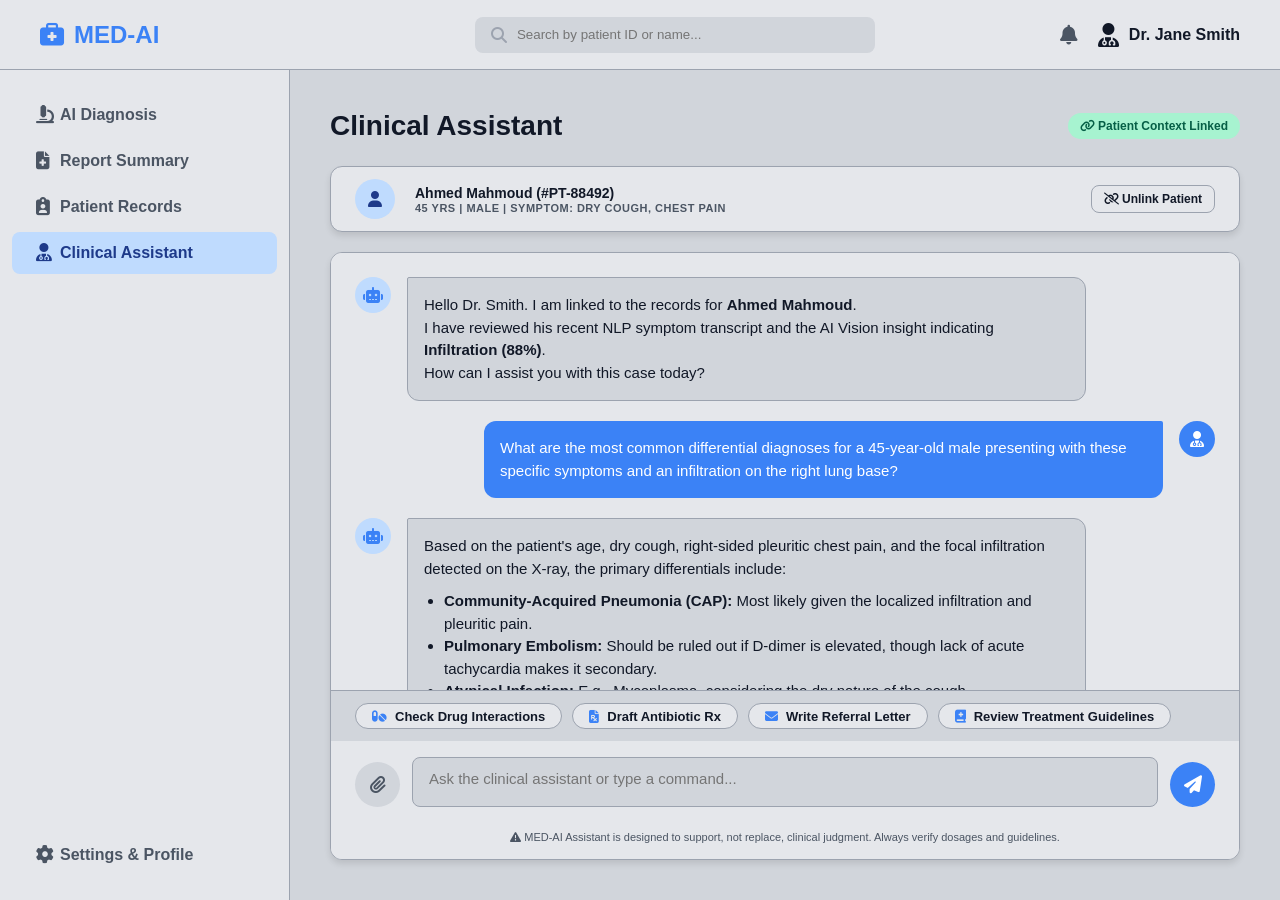
<file: chatbot.html>
<!DOCTYPE html>
<html lang="en">
<head>
    <meta charset="UTF-8">
    <meta name="viewport" content="width=device-width, initial-scale=1.0">
    <title>MED-AI Clinical Assistant</title>
    <link rel="stylesheet" href="https://cdnjs.cloudflare.com/ajax/libs/font-awesome/6.4.0/css/all.min.css">
    <link rel="stylesheet" href="Desing.css">
</head>
<body>

    <nav class="top-nav">
        <div class="logo">
            <i class="fa-solid fa-briefcase-medical"></i> MED-AI
        </div>
        <div class="search-bar">
            <i class="fa-solid fa-magnifying-glass" style="color: #9ca3af;"></i>
            <input type="text" placeholder="Search by patient ID or name...">
        </div>
        <div class="user-profile">
            <i class="fa-solid fa-bell bell"></i>
            <div class="user-info">
                <i class="fa-solid fa-user-doctor" style="font-size: 24px;"></i>
                <span>Dr. Jane Smith</span>
            </div>
        </div>
    </nav>

    <div class="app-body">
        
        <aside class="sidebar">
            <ul class="nav-links">
                <li class="nav-item" onclick="window.location.href='index.html'"><i class="fa-solid fa-microscope"></i> AI Diagnosis</li>
                <li class="nav-item" onclick="window.location.href='report.html'"><i class="fa-solid fa-file-medical"></i> Report Summary</li>
                <li class="nav-item" onclick="window.location.href='records.html'"><i class="fa-solid fa-clipboard-user"></i> Patient Records</li>
                <li class="nav-item active" onclick="window.location.href='chatbot.html'"><i class="fa-solid fa-user-doctor"></i> Clinical Assistant</li>
            </ul>
            <ul class="nav-links" style="margin-top: auto;">
                <li class="nav-item" onclick="window.location.href='settings.html'"><i class="fa-solid fa-gear"></i> Settings & Profile</li>
            </ul>
        </aside>

        <main class="main-content">
            <div class="workspace chat-workspace">
                <div class="header-row">
                    <h1>Clinical Assistant</h1>
                    <span class="status-badge success"><i class="fa-solid fa-link"></i> Patient Context Linked</span>
                </div>
                
                <div class="patient-banner card" style="padding: 12px 24px; margin-bottom: 20px;">
                    <div class="patient-details-grid" style="grid-template-columns: auto 1fr auto; align-items: center;">
                        <div class="patient-avatar" style="width: 40px; height: 40px; font-size: 16px;">
                            <i class="fa-solid fa-user"></i>
                        </div>
                        <div>
                            <span class="detail-value" style="font-size: 14px;">Ahmed Mahmoud (#PT-88492)</span>
                            <span class="detail-label" style="display: block; font-size: 11px;">45 Yrs | Male | Symptom: Dry Cough, Chest Pain</span>
                        </div>
                        <button class="btn-outline" style="padding: 6px 12px; font-size: 12px;"><i class="fa-solid fa-unlink"></i> Unlink Patient</button>
                    </div>
                </div>

                <div class="chat-container card">
                    
                    <div class="chat-history">
                        <div class="chat-message ai-message">
                            <div class="message-avatar"><i class="fa-solid fa-robot"></i></div>
                            <div class="message-content">
                                <p>Hello Dr. Smith. I am linked to the records for <strong>Ahmed Mahmoud</strong>.</p>
                                <p>I have reviewed his recent NLP symptom transcript and the AI Vision insight indicating <strong>Infiltration (88%)</strong>.</p>
                                <p>How can I assist you with this case today?</p>
                            </div>
                        </div>

                        <div class="chat-message user-message">
                            <div class="message-content">
                                <p>What are the most common differential diagnoses for a 45-year-old male presenting with these specific symptoms and an infiltration on the right lung base?</p>
                            </div>
                            <div class="message-avatar"><i class="fa-solid fa-user-doctor"></i></div>
                        </div>

                        <div class="chat-message ai-message">
                            <div class="message-avatar"><i class="fa-solid fa-robot"></i></div>
                            <div class="message-content">
                                <p>Based on the patient's age, dry cough, right-sided pleuritic chest pain, and the focal infiltration detected on the X-ray, the primary differentials include:</p>
                                <ul style="margin-left: 20px; margin-top: 10px; margin-bottom: 10px;">
                                    <li><strong>Community-Acquired Pneumonia (CAP):</strong> Most likely given the localized infiltration and pleuritic pain.</li>
                                    <li><strong>Pulmonary Embolism:</strong> Should be ruled out if D-dimer is elevated, though lack of acute tachycardia makes it secondary.</li>
                                    <li><strong>Atypical Infection:</strong> E.g., Mycoplasma, considering the dry nature of the cough.</li>
                                </ul>
                                <p><em>Would you like me to draft a prescription for broad-spectrum antibiotics (e.g., Amoxicillin/Clavulanate) or generate a lab order for a CBC and CRP?</em></p>
                            </div>
                        </div>
                    </div>

                    <div class="chat-suggestions">
                        <button class="suggestion-chip"><i class="fa-solid fa-pills"></i> Check Drug Interactions</button>
                        <button class="suggestion-chip"><i class="fa-solid fa-file-prescription"></i> Draft Antibiotic Rx</button>
                        <button class="suggestion-chip"><i class="fa-solid fa-envelope"></i> Write Referral Letter</button>
                        <button class="suggestion-chip"><i class="fa-solid fa-book-medical"></i> Review Treatment Guidelines</button>
                    </div>

                    <div class="chat-input-area">
                        <button class="attach-btn"><i class="fa-solid fa-paperclip"></i></button>
                        <textarea placeholder="Ask the clinical assistant or type a command..."></textarea>
                        <button class="send-btn"><i class="fa-solid fa-paper-plane"></i></button>
                    </div>
                    
                    <div class="disclaimer">
                        <i class="fa-solid fa-triangle-exclamation"></i> MED-AI Assistant is designed to support, not replace, clinical judgment. Always verify dosages and guidelines.
                    </div>
                </div>

            </div>
        </main>

    </div>

</body>
</html>
</file>
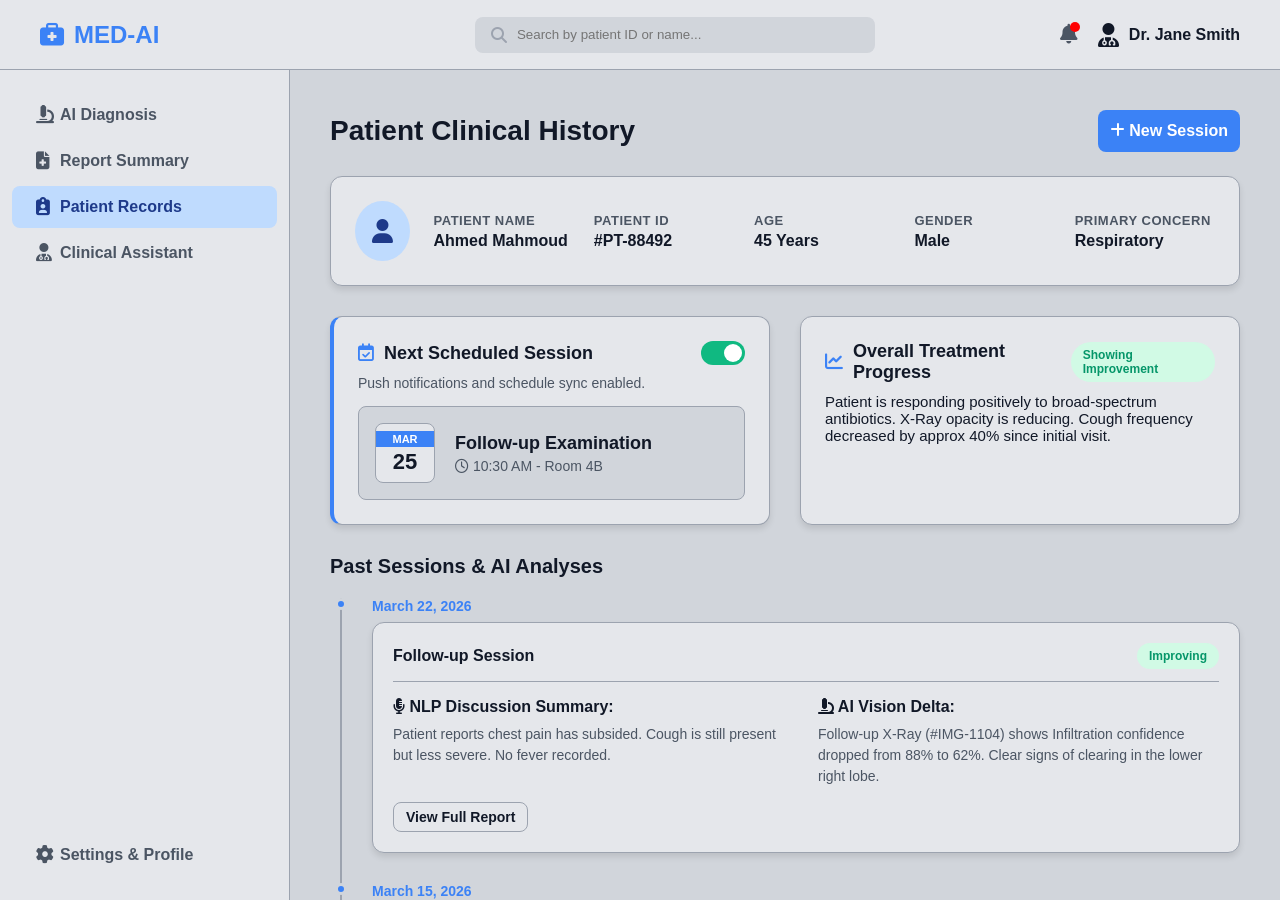
<file: records.html>
<!DOCTYPE html>
<html lang="en">
<head>
    <meta charset="UTF-8">
    <meta name="viewport" content="width=device-width, initial-scale=1.0">
    <title>MED-AI - Patient Records & History</title>
    <link rel="stylesheet" href="https://cdnjs.cloudflare.com/ajax/libs/font-awesome/6.4.0/css/all.min.css">
    <link rel="stylesheet" href="Desing.css">
</head>
<body>

    <nav class="top-nav">
        <div class="logo">
            <i class="fa-solid fa-briefcase-medical"></i> MED-AI
        </div>
        <div class="search-bar">
            <i class="fa-solid fa-magnifying-glass" style="color: #9ca3af;"></i>
            <input type="text" placeholder="Search by patient ID or name...">
        </div>
        <div class="user-profile">
            <div style="position: relative;">
                <i class="fa-solid fa-bell bell"></i>
                <span style="position: absolute; top: -2px; right: -2px; background: red; width: 10px; height: 10px; border-radius: 50%;"></span>
            </div>
            <div class="user-info">
                <i class="fa-solid fa-user-doctor" style="font-size: 24px;"></i>
                <span>Dr. Jane Smith</span>
            </div>
        </div>
    </nav>

    <div class="app-body">
        
        <aside class="sidebar">
            <ul class="nav-links">
                <li class="nav-item" onclick="window.location.href='index.html'"><i class="fa-solid fa-microscope"></i> AI Diagnosis</li>
                <li class="nav-item" onclick="window.location.href='report.html'"><i class="fa-solid fa-file-medical"></i> Report Summary</li>
                <li class="nav-item active" onclick="window.location.href='records.html'"><i class="fa-solid fa-clipboard-user"></i> Patient Records</li>
                <li class="nav-item" onclick="window.location.href='chatbot.html'"><i class="fa-solid fa-user-doctor"></i> Clinical Assistant</li>
            </ul>
            <ul class="nav-links" style="margin-top: auto;">
                <li class="nav-item" onclick="window.location.href='settings.html'"><i class="fa-solid fa-gear"></i> Settings & Profile</li>
            </ul>
        </aside>

        <main class="main-content">
            <div class="workspace">
                <div class="header-row">
                    <h1>Patient Clinical History</h1>
                    <button class="btn-primary" style="width: auto;"><i class="fa-solid fa-plus"></i> New Session</button>
                </div>
                
                <div class="patient-banner card">
                    <div class="patient-avatar">
                        <i class="fa-solid fa-user"></i>
                    </div>
                    <div class="patient-details-grid">
                        <div class="detail-item"><span class="detail-label">Patient Name</span><span class="detail-value">Ahmed Mahmoud</span></div>
                        <div class="detail-item"><span class="detail-label">Patient ID</span><span class="detail-value">#PT-88492</span></div>
                        <div class="detail-item"><span class="detail-label">Age</span><span class="detail-value">45 Years</span></div>
                        <div class="detail-item"><span class="detail-label">Gender</span><span class="detail-value">Male</span></div>
                        <div class="detail-item"><span class="detail-label">Primary Concern</span><span class="detail-value">Respiratory</span></div>
                    </div>
                </div>

                <div class="records-top-grid">
                    <div class="card reminder-card">
                        <div class="box-header" style="margin-bottom: 10px; border: none; padding: 0;">
                            <h2><i class="fa-regular fa-calendar-check"></i> Next Scheduled Session</h2>
                            <label class="toggle-switch">
                                <input type="checkbox" checked>
                                <span class="slider"></span>
                            </label>
                        </div>
                        <p style="color: var(--text-muted); font-size: 14px; margin-bottom: 15px;">Push notifications and schedule sync enabled.</p>
                        <div class="date-display">
                            <div class="calendar-icon">
                                <span class="month">MAR</span>
                                <span class="day">25</span>
                            </div>
                            <div>
                                <h3 style="font-size: 18px; margin-bottom: 4px;">Follow-up Examination</h3>
                                <p style="color: var(--text-muted); font-size: 14px;"><i class="fa-regular fa-clock"></i> 10:30 AM - Room 4B</p>
                            </div>
                        </div>
                    </div>

                    <div class="card status-card">
                        <div class="box-header" style="margin-bottom: 10px; border: none; padding: 0;">
                            <h2><i class="fa-solid fa-chart-line"></i> Overall Treatment Progress</h2>
                            <span class="status-badge improving">Showing Improvement</span>
                        </div>
                        <p style="color: var(--text-main); font-size: 15px; margin-top: 10px;">
                            Patient is responding positively to broad-spectrum antibiotics. X-Ray opacity is reducing. Cough frequency decreased by approx 40% since initial visit.
                        </p>
                    </div>
                </div>

                <h2 style="margin: 30px 0 20px 0; font-size: 20px;">Past Sessions & AI Analyses</h2>
                
                <div class="timeline">
                    <div class="timeline-item">
                        <div class="timeline-dot"></div>
                        <div class="timeline-date">March 22, 2026</div>
                        <div class="timeline-content card">
                            <div class="timeline-header">
                                <h3>Follow-up Session</h3>
                                <span class="status-badge improving">Improving</span>
                            </div>
                            <div class="timeline-grid">
                                <div>
                                    <strong><i class="fa-solid fa-microphone-lines"></i> NLP Discussion Summary:</strong>
                                    <p class="timeline-text">Patient reports chest pain has subsided. Cough is still present but less severe. No fever recorded.</p>
                                </div>
                                <div>
                                    <strong><i class="fa-solid fa-microscope"></i> AI Vision Delta:</strong>
                                    <p class="timeline-text">Follow-up X-Ray (#IMG-1104) shows Infiltration confidence dropped from 88% to 62%. Clear signs of clearing in the lower right lobe.</p>
                                </div>
                            </div>
                            <button class="btn-outline" style="margin-top: 15px; font-size: 14px; padding: 6px 12px;">View Full Report</button>
                        </div>
                    </div>

                    <div class="timeline-item">
                        <div class="timeline-dot"></div>
                        <div class="timeline-date">March 15, 2026</div>
                        <div class="timeline-content card">
                            <div class="timeline-header">
                                <h3>Initial Consultation</h3>
                                <span class="status-badge baseline">Baseline Established</span>
                            </div>
                            <div class="timeline-grid">
                                <div>
                                    <strong><i class="fa-solid fa-microphone-lines"></i> NLP Discussion Summary:</strong>
                                    <p class="timeline-text">Patient presented with persistent dry cough for two weeks and sharp chest pain on the right side.</p>
                                </div>
                                <div>
                                    <strong><i class="fa-solid fa-microscope"></i> AI Vision Delta:</strong>
                                    <p class="timeline-text">Initial X-Ray (#IMG-1092) detected Infiltration (88% confidence) and possible early-stage Pneumonia.</p>
                                </div>
                            </div>
                            <button class="btn-outline" style="margin-top: 15px; font-size: 14px; padding: 6px 12px;">View Full Report</button>
                        </div>
                    </div>
                </div>

            </div>
        </main>
    </div>
    
</body>
</html>
</file>
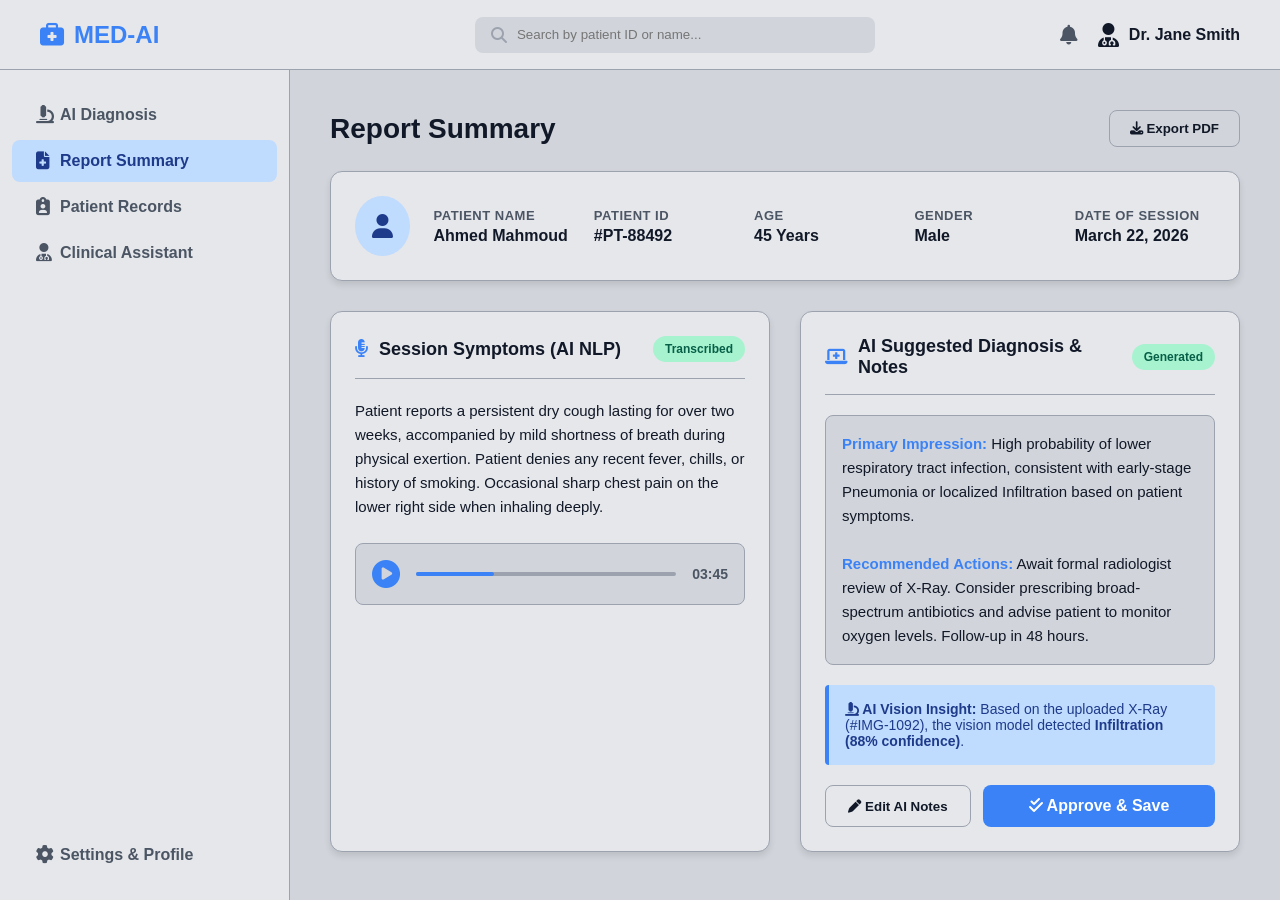
<file: report.html>
<!DOCTYPE html>
<html lang="en">
<head>
    <meta charset="UTF-8">
    <meta name="viewport" content="width=device-width, initial-scale=1.0">
    <title>MED-AI - Report Summary</title>
    <link rel="stylesheet" href="https://cdnjs.cloudflare.com/ajax/libs/font-awesome/6.4.0/css/all.min.css">
    <link rel="stylesheet" href="Desing.css">
</head>
<body>

    <nav class="top-nav">
        <div class="logo">
            <i class="fa-solid fa-briefcase-medical"></i> MED-AI
        </div>
        
        <div class="search-bar">
            <i class="fa-solid fa-magnifying-glass" style="color: #9ca3af;"></i>
            <input type="text" placeholder="Search by patient ID or name...">
        </div>
        <div class="user-profile">
            <i class="fa-solid fa-bell bell"></i>
            <div class="user-info">
                <i class="fa-solid fa-user-doctor" style="font-size: 24px;"></i>
                <span>Dr. Jane Smith</span>
            </div>
        </div>
    </nav>

    <div class="app-body">
        
        <aside class="sidebar">
            <ul class="nav-links">
                <li class="nav-item" onclick="window.location.href='index.html'"><i class="fa-solid fa-microscope"></i> AI Diagnosis</li>
                <li class="nav-item active" onclick="window.location.href='report.html'"><i class="fa-solid fa-file-medical"></i> Report Summary</li>
                <li class="nav-item" onclick="window.location.href='records.html'"><i class="fa-solid fa-clipboard-user"></i> Patient Records</li>
                <li class="nav-item" onclick="window.location.href='chatbot.html'"><i class="fa-solid fa-user-doctor"></i> Clinical Assistant</li>
            </ul>
            <ul class="nav-links" style="margin-top: auto;">
                <li class="nav-item" onclick="window.location.href='settings.html'"><i class="fa-solid fa-gear"></i> Settings & Profile</li>
            </ul>
        </aside>

        <main class="main-content">
            <div class="workspace">
                <div class="header-row">
                    <h1>Report Summary</h1>
                    <button class="btn-outline"><i class="fa-solid fa-download"></i> Export PDF</button>
                </div>
                
                <div class="patient-banner card">
                    <div class="patient-avatar">
                        <i class="fa-solid fa-user"></i>
                    </div>
                    <div class="patient-details-grid">
                        <div class="detail-item"><span class="detail-label">Patient Name</span><span class="detail-value">Ahmed Mahmoud</span></div>
                        <div class="detail-item"><span class="detail-label">Patient ID</span><span class="detail-value">#PT-88492</span></div>
                        <div class="detail-item"><span class="detail-label">Age</span><span class="detail-value">45 Years</span></div>
                        <div class="detail-item"><span class="detail-label">Gender</span><span class="detail-value">Male</span></div>
                        <div class="detail-item"><span class="detail-label">Date of Session</span><span class="detail-value">March 22, 2026</span></div>
                    </div>
                </div>

                <div class="summary-grid">
                    <div class="summary-box card">
                        <div class="box-header">
                            <h2><i class="fa-solid fa-microphone-lines"></i> Session Symptoms (AI NLP)</h2>
                            <span class="status-badge success">Transcribed</span>
                        </div>
                        <div class="box-content">
                            <p class="summary-text" id="nlp-symptoms">
                                Patient reports a persistent dry cough lasting for over two weeks, accompanied by mild shortness of breath during physical exertion. Patient denies any recent fever, chills, or history of smoking. Occasional sharp chest pain on the lower right side when inhaling deeply.
                            </p>
                        </div>
                        <div class="audio-player">
                            <i class="fa-solid fa-circle-play play-btn"></i>
                            <div class="waveform-line"></div>
                            <span class="time">03:45</span>
                        </div>
                    </div>

                    <div class="summary-box card">
                        <div class="box-header">
                            <h2><i class="fa-solid fa-laptop-medical"></i> AI Suggested Diagnosis & Notes</h2>
                            <span class="status-badge success">Generated</span>
                        </div>
                        <div class="box-content">
                            <div class="ai-generated-text" id="nlp-diagnosis">
                                <p><strong>Primary Impression:</strong> High probability of lower respiratory tract infection, consistent with early-stage Pneumonia or localized Infiltration based on patient symptoms.</p>
                                <br>
                                <p><strong>Recommended Actions:</strong> Await formal radiologist review of X-Ray. Consider prescribing broad-spectrum antibiotics and advise patient to monitor oxygen levels. Follow-up in 48 hours.</p>
                            </div>
                        </div>
                        
                        <div class="ai-insight-box">
                            <strong><i class="fa-solid fa-microscope"></i> AI Vision Insight:</strong> 
                            Based on the uploaded X-Ray (#IMG-1092), the vision model detected <strong>Infiltration (88% confidence)</strong>. 
                        </div>
                        
                        <div style="display: flex; gap: 12px; margin-top: 20px;">
                            <button class="btn-outline" style="flex: 1;"><i class="fa-solid fa-pen"></i> Edit AI Notes</button>
                            <button class="btn-primary" style="flex: 2;"><i class="fa-solid fa-check-double"></i> Approve & Save</button>
                        </div>
                    </div>
                </div>
            </div>
        </main>

    </div>

</body>
</html>
</file>
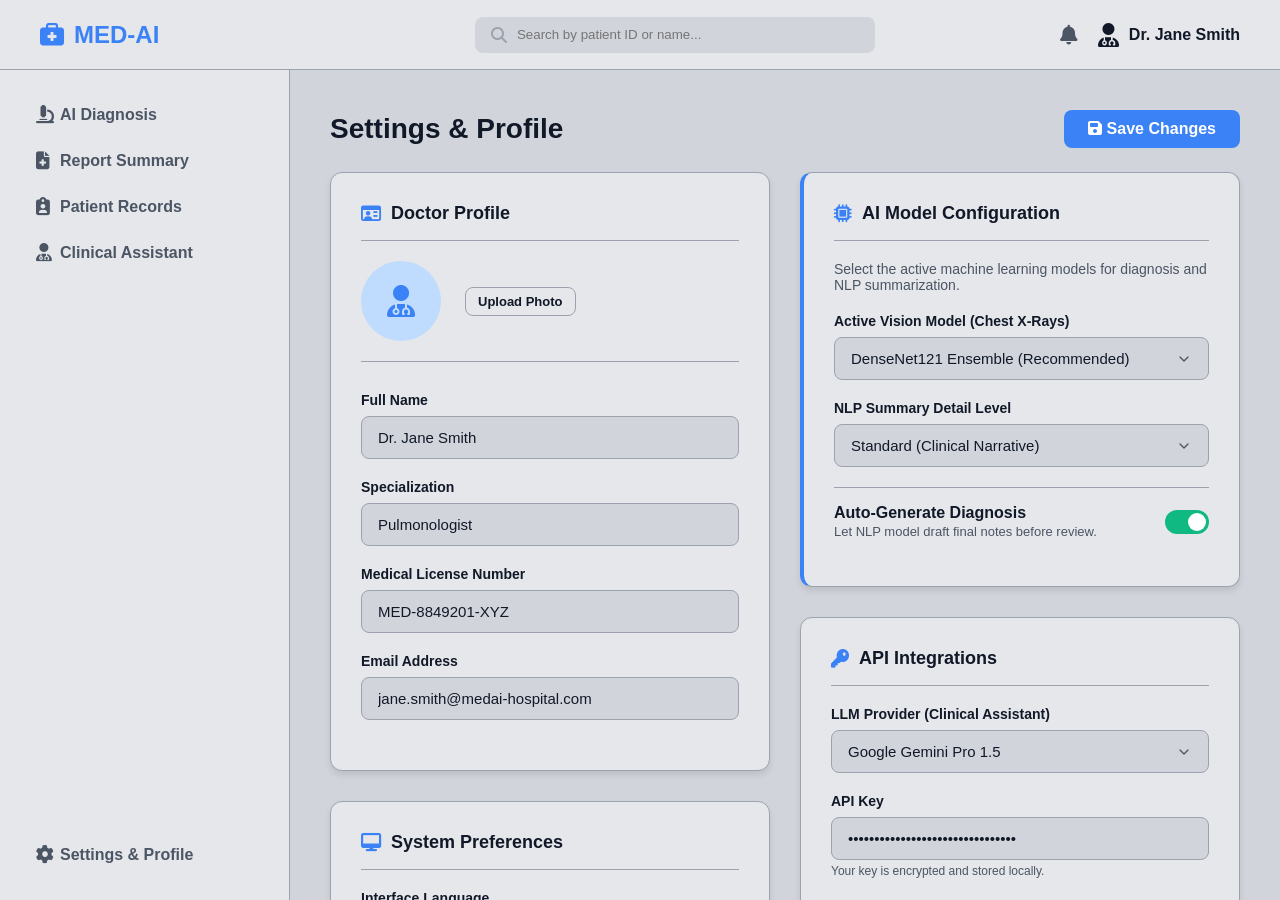
<file: settings.html>
<!DOCTYPE html>
<html lang="en">
<head>
    <meta charset="UTF-8">
    <meta name="viewport" content="width=device-width, initial-scale=1.0">
    <title>MED-AI - Settings & Profile</title>
    <link rel="stylesheet" href="https://cdnjs.cloudflare.com/ajax/libs/font-awesome/6.4.0/css/all.min.css">
    <link rel="stylesheet" href="Desing.css">
</head>
<body>

    <nav class="top-nav">
        <div class="logo">
            <i class="fa-solid fa-briefcase-medical"></i> MED-AI
        </div>
        <div class="search-bar">
            <i class="fa-solid fa-magnifying-glass" style="color: #9ca3af;"></i>
            <input type="text" placeholder="Search by patient ID or name...">
        </div>
        <div class="user-profile">
            <i class="fa-solid fa-bell bell"></i>
            <div class="user-info">
                <i class="fa-solid fa-user-doctor" style="font-size: 24px;"></i>
                <span>Dr. Jane Smith</span>
            </div>
        </div>
    </nav>

    <div class="app-body">
        
        <aside class="sidebar">
            <ul class="nav-links">
                <li class="nav-item" onclick="window.location.href='index.html'"><i class="fa-solid fa-microscope"></i> AI Diagnosis</li>
                <li class="nav-item" onclick="window.location.href='report.html'"><i class="fa-solid fa-file-medical"></i> Report Summary</li>
                <li class="nav-item" onclick="window.location.href='records.html'"><i class="fa-solid fa-clipboard-user"></i> Patient Records</li>
                <li class="nav-item" onclick="window.location.href='chatbot.html'"><i class="fa-solid fa-user-doctor"></i> Clinical Assistant</li>
            </ul>

            <ul class="nav-links" style="margin-top: auto;">
                <li class="nav-item" onclick="window.location.href='settings.html'"><i class="fa-solid fa-gear"></i> Settings & Profile</li>
            </ul>
        </aside>
        <main class="main-content">
            <div class="workspace">
                <div class="header-row">
                    <h1>Settings & Profile</h1>
                    <button class="btn-primary" style="width: auto; padding: 10px 24px;"><i class="fa-solid fa-floppy-disk"></i> Save Changes</button>
                </div>

                <div class="settings-grid">
                    
                    <div class="settings-column">
                        
                        <div class="card settings-card">
                            <div class="box-header">
                                <h2><i class="fa-regular fa-id-card"></i> Doctor Profile</h2>
                            </div>
                            <div class="profile-header">
                                <div class="profile-avatar-large"><i class="fa-solid fa-user-doctor"></i></div>
                                <div>
                                    <button class="btn-outline" style="padding: 6px 12px; font-size: 13px;">Upload Photo</button>
                                </div>
                            </div>
                            <div class="form-group">
                                <label>Full Name</label>
                                <input type="text" class="settings-input" value="Dr. Jane Smith">
                            </div>
                            <div class="form-group">
                                <label>Specialization</label>
                                <input type="text" class="settings-input" value="Pulmonologist">
                            </div>
                            <div class="form-group">
                                <label>Medical License Number</label>
                                <input type="text" class="settings-input" value="MED-8849201-XYZ">
                            </div>
                            <div class="form-group">
                                <label>Email Address</label>
                                <input type="email" class="settings-input" value="jane.smith@medai-hospital.com">
                            </div>
                        </div>

                        <div class="card settings-card">
                            <div class="box-header">
                                <h2><i class="fa-solid fa-desktop"></i> System Preferences</h2>
                            </div>
                            <div class="form-group">
                                <label>Interface Language</label>
                                <select class="settings-input">
                                    <option>English</option>
                                    <option>Arabic (العربية)</option>
                                </select>
                            </div>
                            <div class="toggle-group">
                                <div>
                                    <label style="font-weight: 600; color: var(--text-main); display: block;">Dark Mode</label>
                                    <span style="font-size: 13px; color: var(--text-muted);">Enable high-contrast dark theme.</span>
                                </div>
                                <label class="toggle-switch">
                                    <input type="checkbox">
                                    <span class="slider"></span>
                                </label>
                            </div>
                        </div>
                    </div>

                    <div class="settings-column">
                        
                        <div class="card settings-card" style="border-left: 4px solid var(--primary-blue);">
                            <div class="box-header">
                                <h2><i class="fa-solid fa-microchip"></i> AI Model Configuration</h2>
                            </div>
                            <p style="font-size: 14px; color: var(--text-muted); margin-bottom: 20px;">
                                Select the active machine learning models for diagnosis and NLP summarization.
                            </p>
                            
                            <div class="form-group">
                                <label>Active Vision Model (Chest X-Rays)</label>
                                <select class="settings-input">
                                    <option selected>DenseNet121 Ensemble (Recommended)</option>
                                    <option>EfficientNet-B1 (Fast Inference)</option>
                                    <option>Hybrid Transformer (Experimental)</option>
                                </select>
                            </div>
                            
                            <div class="form-group">
                                <label>NLP Summary Detail Level</label>
                                <select class="settings-input">
                                    <option>Concise (Bullet points only)</option>
                                    <option selected>Standard (Clinical Narrative)</option>
                                    <option>Comprehensive (Full Transcription + Analysis)</option>
                                </select>
                            </div>

                            <div class="toggle-group">
                                <div>
                                    <label style="font-weight: 600; color: var(--text-main); display: block;">Auto-Generate Diagnosis</label>
                                    <span style="font-size: 13px; color: var(--text-muted);">Let NLP model draft final notes before review.</span>
                                </div>
                                <label class="toggle-switch">
                                    <input type="checkbox" checked>
                                    <span class="slider"></span>
                                </label>
                            </div>
                        </div>

                        <div class="card settings-card">
                            <div class="box-header">
                                <h2><i class="fa-solid fa-key"></i> API Integrations</h2>
                            </div>
                            <div class="form-group">
                                <label>LLM Provider (Clinical Assistant)</label>
                                <select class="settings-input">
                                    <option selected>Google Gemini Pro 1.5</option>
                                    <option>OpenAI GPT-4o</option>
                                    <option>Local Llama 3 (Offline)</option>
                                </select>
                            </div>
                            <div class="form-group">
                                <label>API Key</label>
                                <input type="password" class="settings-input" value="********************************">
                                <span style="font-size: 12px; color: var(--text-muted); margin-top: 4px; display: inline-block;">Your key is encrypted and stored locally.</span>
                            </div>
                            <button class="btn-outline" style="width: 100%; margin-top: 10px;">Test API Connection</button>
                        </div>
                    </div>

                </div>
            </div>
        </main>
    </div>
</body>
</html>
</file>
<file: Desing.css>
/* =========================================
   1. GLOBAL VARIABLES & RESET (DARK THEME)
========================================= */
:root {
    --primary-blue: #3b82f6;
    --active-bg: #bfdbfe; 
    --bg-color: #d1d5db; 
    --card-bg: #e5e7eb; 
    --text-main: #111827;
    --text-muted: #4b5563;
    --border-color: #9ca3af;
    --danger-red: #ef4444;
}

* {
    margin: 0;
    padding: 0;
    box-sizing: border-box;
    font-family: 'Segoe UI', Roboto, Helvetica, Arial, sans-serif;
}

body {
    background-color: var(--bg-color);
    color: var(--text-main);
    display: flex;
    flex-direction: column; /* Changed to column so Nav sits on top */
    height: 100vh;
    overflow: hidden;
}

/* =========================================
   2. TOP NAVIGATION (FULL WIDTH)
========================================= */
.top-nav {
    height: 70px;
    min-height: 70px;
    background-color: var(--card-bg);
    border-bottom: 1px solid var(--border-color);
    display: flex;
    align-items: center;
    justify-content: space-between;
    padding: 0 40px;
    z-index: 10;
}

.logo {
    font-size: 24px;
    font-weight: 700;
    color: var(--primary-blue);
    display: flex;
    align-items: center;
    width: 250px; /* Aligns visually with the sidebar width */
}

.logo i { margin-right: 10px; }

.search-bar {
    display: flex;
    align-items: center;
    background-color: var(--bg-color);
    padding: 10px 16px;
    border-radius: 8px;
    width: 400px;
}

.search-bar input {
    border: none;
    background: transparent;
    outline: none;
    margin-left: 10px;
    width: 100%;
    color: var(--text-main);
}

.user-profile {
    display: flex;
    align-items: center;
    gap: 20px;
}

.user-info {
    display: flex;
    align-items: center;
    gap: 10px;
    font-weight: 600;
}

.user-profile .bell {
    font-size: 20px;
    color: var(--text-muted);
    cursor: pointer;
}

/* =========================================
   3. MAIN LAYOUT (SIDEBAR + WORKSPACE)
========================================= */
.app-body {
    display: flex;
    flex-grow: 1;
    overflow: hidden;
}

.sidebar {
    width: 290px; 
    min-width: 290px; 
    background-color: var(--card-bg);
    border-right: 1px solid var(--border-color);
    display: flex;
    flex-direction: column;
    padding: 20px 0;
}

.nav-links { list-style: none; }

.nav-item {
    padding: 12px 24px;
    margin: 4px 12px;
    border-radius: 8px;
    cursor: pointer;
    display: flex;
    align-items: center;
    color: var(--text-muted);
    font-weight: 600;
    transition: all 0.2s ease;
    white-space: nowrap; 
}

.nav-item i {
    width: 24px;
    font-size: 18px;
}

.nav-item:hover { background-color: var(--bg-color); }
.nav-item.active {
    background-color: var(--active-bg);
    color: #1e3a8a; 
}

.main-content {
    flex-grow: 1;
    display: flex;
    flex-direction: column;
    overflow-y: auto;
}

.workspace { padding: 40px; }
.header-row { display: flex; justify-content: space-between; align-items: center; margin-bottom: 24px; }
.workspace h1 { font-size: 28px; }

/* =========================================
   4. SHARED UI: PATIENT BANNER & BUTTONS
========================================= */
.card {
    background-color: var(--card-bg);
    border: 1px solid var(--border-color);
    border-radius: 12px;
    padding: 24px;
    box-shadow: 0 4px 6px rgba(0,0,0,0.1);
}

.patient-banner { display: flex; align-items: center; gap: 24px; margin-bottom: 30px; }
.patient-avatar { width: 60px; height: 60px; background-color: var(--active-bg); color: #1e3a8a; border-radius: 50%; display: flex; justify-content: center; align-items: center; font-size: 24px; }
.patient-details-grid { display: grid; grid-template-columns: repeat(5, 1fr); gap: 20px; width: 100%; }
.detail-item { display: flex; flex-direction: column; gap: 4px; }
.detail-label { font-size: 13px; color: var(--text-muted); font-weight: 600; text-transform: uppercase; letter-spacing: 0.5px; }
.detail-value { font-size: 16px; font-weight: 700; color: var(--text-main); }

.btn-primary { background-color: var(--primary-blue); color: white; border: none; padding: 12px; border-radius: 8px; font-size: 16px; font-weight: 600; cursor: pointer; width: 100%; transition: background-color 0.2s ease; }
.btn-primary:hover:not(:disabled) { background-color: #2563eb; }
.btn-primary:disabled { opacity: 0.5; cursor: not-allowed; }

.btn-outline { background: transparent; border: 1px solid var(--border-color); color: var(--text-main); padding: 10px 20px; border-radius: 8px; font-weight: 600; cursor: pointer; transition: all 0.2s ease; }
.btn-outline:hover { background-color: var(--bg-color); }

/* =========================================
   5. AI DIAGNOSIS GRID (index.html)
========================================= */
.grid-container { display: grid; grid-template-columns: 1fr 1fr; gap: 30px; }
.upload-section { background-color: var(--card-bg); border: 2px dashed var(--border-color); border-radius: 12px; height: 300px; display: flex; flex-direction: column; align-items: center; justify-content: center; cursor: pointer; transition: all 0.2s ease; }
.upload-section:hover, .upload-section.dragover { border-color: var(--primary-blue); background-color: var(--active-bg); }
.upload-icon { font-size: 48px; color: var(--text-muted); margin-bottom: 16px; }
.upload-text { font-size: 18px; font-weight: 600; color: var(--text-main); }
.upload-subtext { color: var(--text-muted); margin-top: 8px; }
.checkbox-container { margin-top: 20px; display: flex; align-items: center; gap: 10px; color: var(--text-muted); font-weight: 500; }

.result-section { display: flex; flex-direction: column; gap: 16px; }
.xray-display { width: 100%; height: 300px; background-color: #000; border-radius: 12px; overflow: hidden; display: flex; align-items: center; justify-content: center; position: relative; }
.xray-display img { width: 100%; height: 100%; object-fit: cover; display: none; }
.placeholder-text { color: #9ca3af; }
.diagnosis-title { font-size: 20px; font-weight: 600; }
.diagnosis-result { font-size: 16px; font-weight: 500; }

.controls-row { display: flex; gap: 12px; align-items: center; }
.severity-badge { border: 1px solid var(--danger-red); color: var(--danger-red); padding: 8px 24px; border-radius: 6px; font-weight: 600; }
.empty-input { border: 1px solid var(--border-color); background-color: var(--bg-color); border-radius: 6px; flex-grow: 1; height: 38px; }
#file-input { display: none; }

/* =========================================
   6. REPORT SUMMARY GRID (report.html)
========================================= */
.summary-grid { display: grid; grid-template-columns: 1fr 1fr; gap: 30px; }
.box-header { display: flex; justify-content: space-between; align-items: center; margin-bottom: 20px; padding-bottom: 16px; border-bottom: 1px solid var(--border-color); }
.box-header h2 { font-size: 18px; display: flex; align-items: center; gap: 10px; }
.box-header h2 i { color: var(--primary-blue); }

.status-badge { padding: 6px 12px; border-radius: 20px; font-size: 12px; font-weight: 700; }
.status-badge.success { background-color: #a7f3d0; color: #065f46; }
.status-badge.pending { background-color: #fde68a; color: #92400e; }
.summary-text { font-size: 15px; line-height: 1.6; color: var(--text-main); }

.audio-player { margin-top: 24px; padding: 16px; background-color: var(--bg-color); border: 1px solid var(--border-color); border-radius: 8px; display: flex; align-items: center; gap: 16px; }
.play-btn { font-size: 28px; color: var(--primary-blue); cursor: pointer; }
.waveform-line { flex-grow: 1; height: 4px; background-color: var(--border-color); border-radius: 2px; position: relative; }
.waveform-line::after { content: ''; position: absolute; left: 0; top: 0; height: 100%; width: 30%; background-color: var(--primary-blue); border-radius: 2px; }
.time { font-size: 14px; font-weight: 600; color: var(--text-muted); }

.ai-generated-text { width: 100%; padding: 16px; background-color: var(--bg-color); color: var(--text-main); border: 1px solid var(--border-color); border-radius: 8px; font-size: 15px; line-height: 1.6; }
.ai-generated-text strong { color: var(--primary-blue); font-weight: 700; }
.ai-insight-box { margin-top: 20px; padding: 16px; background-color: var(--active-bg); border-left: 4px solid var(--primary-blue); border-radius: 4px; font-size: 14px; color: #1e3a8a; }
.mt-15 { margin-top: 15px; }



/* =========================================
   7. CLINICAL CHATBOT ASSISTANT (chatbot.html)
========================================= */

.chat-workspace {
    display: flex;
    flex-direction: column;
    height: calc(100vh - 70px); /* Fill screen minus top nav */
}

.chat-container {
    display: flex;
    flex-direction: column;
    flex-grow: 1;
    overflow: hidden; /* Keep scrolling inside the history */
    padding: 0; /* Remove default card padding */
}

/* Scrollable Chat History */
.chat-history {
    flex-grow: 1;
    padding: 24px;
    overflow-y: auto;
    display: flex;
    flex-direction: column;
    gap: 20px;
    background-color: var(--card-bg);
}

.chat-message {
    display: flex;
    gap: 16px;
    max-width: 85%;
}

.chat-message.user-message {
    align-self: flex-end;
    justify-content: flex-end;
}

.message-avatar {
    width: 36px;
    height: 36px;
    border-radius: 50%;
    display: flex;
    align-items: center;
    justify-content: center;
    font-size: 16px;
    flex-shrink: 0;
}

.ai-message .message-avatar {
    background-color: var(--active-bg);
    color: var(--primary-blue);
}

.user-message .message-avatar {
    background-color: var(--primary-blue);
    color: white;
}

.message-content {
    background-color: var(--bg-color);
    padding: 16px;
    border-radius: 12px;
    color: var(--text-main);
    font-size: 15px;
    line-height: 1.5;
}

.user-message .message-content {
    background-color: var(--primary-blue);
    color: white;
    border-top-right-radius: 2px;
}

.ai-message .message-content {
    border-top-left-radius: 2px;
    border: 1px solid var(--border-color);
}

/* Quick Action Suggestion Chips */
.chat-suggestions {
    display: flex;
    gap: 10px;
    padding: 12px 24px;
    background-color: var(--bg-color);
    border-top: 1px solid var(--border-color);
    overflow-x: auto;
}

.suggestion-chip {
    background-color: var(--card-bg);
    border: 1px solid var(--border-color);
    color: var(--text-main);
    padding: 8px 16px;
    border-radius: 20px;
    font-size: 13px;
    font-weight: 600;
    cursor: pointer;
    white-space: nowrap;
    display: flex;
    align-items: center;
    gap: 8px;
    transition: all 0.2s ease;
}

.suggestion-chip i {
    color: var(--primary-blue);
}

.suggestion-chip:hover {
    background-color: var(--active-bg);
    border-color: var(--primary-blue);
}

/* Input Area */
.chat-input-area {
    display: flex;
    align-items: flex-end;
    padding: 16px 24px;
    background-color: var(--card-bg);
    gap: 12px;
}

.chat-input-area textarea {
    flex-grow: 1;
    height: 50px;
    max-height: 120px;
    resize: none;
    padding: 12px 16px;
    border-radius: 8px;
    border: 1px solid var(--border-color);
    background-color: var(--bg-color);
    color: var(--text-main);
    font-size: 15px;
    outline: none;
    font-family: inherit;
}

.chat-input-area textarea:focus {
    border-color: var(--primary-blue);
}

.attach-btn, .send-btn {
    width: 45px;
    height: 45px;
    border-radius: 50%;
    border: none;
    display: flex;
    align-items: center;
    justify-content: center;
    font-size: 18px;
    cursor: pointer;
    flex-shrink: 0;
    transition: all 0.2s ease;
}

.attach-btn {
    background-color: var(--bg-color);
    color: var(--text-muted);
}

.attach-btn:hover {
    color: var(--primary-blue);
}

.send-btn {
    background-color: var(--primary-blue);
    color: white;
}

.send-btn:hover {
    background-color: #2563eb;
}

.disclaimer {
    text-align: center;
    font-size: 11px;
    color: var(--text-muted);
    padding: 8px 24px 16px 24px;
    background-color: var(--card-bg);
}/* =========================================
   8. PATIENT RECORDS & HISTORY (records.html)
========================================= */

.records-top-grid {
    display: grid;
    grid-template-columns: 1fr 1fr;
    gap: 30px;
    margin-bottom: 10px;
}

/* Schedule Card */
.reminder-card {
    border-left: 4px solid var(--primary-blue);
}

.date-display {
    display: flex;
    align-items: center;
    gap: 20px;
    background-color: var(--bg-color);
    padding: 16px;
    border-radius: 8px;
    border: 1px solid var(--border-color);
}

.calendar-icon {
    display: flex;
    flex-direction: column;
    align-items: center;
    justify-content: center;
    background-color: var(--card-bg);
    border: 1px solid var(--border-color);
    border-radius: 8px;
    width: 60px;
    height: 60px;
    overflow: hidden;
}

.calendar-icon .month {
    background-color: var(--primary-blue);
    color: white;
    width: 100%;
    text-align: center;
    font-size: 11px;
    font-weight: 700;
    padding: 2px 0;
}

.calendar-icon .day {
    font-size: 22px;
    font-weight: 700;
    color: var(--text-main);
    padding-top: 2px;
}

/* Custom Toggle Switch for Notifications */
.toggle-switch {
    position: relative;
    display: inline-block;
    width: 44px;
    height: 24px;
}

.toggle-switch input {
    opacity: 0;
    width: 0;
    height: 0;
}

.slider {
    position: absolute;
    cursor: pointer;
    top: 0;
    left: 0;
    right: 0;
    bottom: 0;
    background-color: var(--border-color);
    transition: .4s;
    border-radius: 24px;
}

.slider:before {
    position: absolute;
    content: "";
    height: 18px;
    width: 18px;
    left: 3px;
    bottom: 3px;
    background-color: white;
    transition: .4s;
    border-radius: 50%;
}

input:checked + .slider { background-color: #10b981; }
input:checked + .slider:before { transform: translateX(20px); }

/* Progress Badges */
.status-badge.improving { background-color: #d1fae5; color: #059669; }
.status-badge.declining { background-color: #fee2e2; color: #b91c1c; }
.status-badge.baseline { background-color: #e0e7ff; color: #4338ca; }

/* Timeline UI */
.timeline {
    position: relative;
    max-width: 100%;
    margin-left: 10px;
    padding-left: 30px;
    border-left: 2px solid var(--border-color);
}

.timeline-item {
    position: relative;
    margin-bottom: 30px;
}

.timeline-dot {
    position: absolute;
    left: -37px;
    top: 0;
    width: 12px;
    height: 12px;
    border-radius: 50%;
    background-color: var(--primary-blue);
    border: 3px solid var(--bg-color);
}

.timeline-date {
    font-size: 14px;
    font-weight: 700;
    color: var(--primary-blue);
    margin-bottom: 8px;
}

.timeline-content {
    padding: 20px;
}

.timeline-header {
    display: flex;
    justify-content: space-between;
    align-items: center;
    margin-bottom: 16px;
    padding-bottom: 12px;
    border-bottom: 1px solid var(--border-color);
}

.timeline-header h3 {
    font-size: 16px;
    color: var(--text-main);
}

.timeline-grid {
    display: grid;
    grid-template-columns: 1fr 1fr;
    gap: 24px;
}

.timeline-text {
    font-size: 14px;
    color: var(--text-muted);
    margin-top: 8px;
    line-height: 1.5;
}

/* =========================================
   9. SETTINGS & PROFILE (settings.html)
========================================= */

.settings-grid {
    display: grid;
    grid-template-columns: 1fr 1fr;
    gap: 30px;
}

.settings-column {
    display: flex;
    flex-direction: column;
    gap: 30px;
}

.settings-card {
    padding: 30px;
}

.profile-header {
    display: flex;
    align-items: center;
    gap: 24px;
    margin-bottom: 30px;
    padding-bottom: 20px;
    border-bottom: 1px solid var(--border-color);
}

.profile-avatar-large {
    width: 80px;
    height: 80px;
    background-color: var(--active-bg);
    color: var(--primary-blue);
    border-radius: 50%;
    display: flex;
    justify-content: center;
    align-items: center;
    font-size: 32px;
}

.form-group {
    margin-bottom: 20px;
}

.form-group label {
    display: block;
    font-size: 14px;
    font-weight: 600;
    color: var(--text-main);
    margin-bottom: 8px;
}

.settings-input {
    width: 100%;
    padding: 12px 16px;
    border: 1px solid var(--border-color);
    background-color: var(--bg-color);
    color: var(--text-main);
    border-radius: 8px;
    font-size: 15px;
    outline: none;
    transition: border-color 0.2s ease;
}

.settings-input:focus {
    border-color: var(--primary-blue);
}

select.settings-input {
    appearance: none;
    cursor: pointer;
    background-image: url("data:image/svg+xml;charset=UTF-8,%3csvg xmlns='http://www.w3.org/2000/svg' viewBox='0 0 24 24' fill='none' stroke='%234b5563' stroke-width='2' stroke-linecap='round' stroke-linejoin='round'%3e%3cpolyline points='6 9 12 15 18 9'%3e%3c/polyline%3e%3c/svg%3e");
    background-repeat: no-repeat;
    background-position: right 16px center;
    background-size: 16px;
}

.toggle-group {
    display: flex;
    justify-content: space-between;
    align-items: center;
    padding: 16px 0;
    border-top: 1px solid var(--border-color);
    margin-top: 10px;
}


/* =========================================
   10. MOBILE RESPONSIVENESS (PHONES & TABLETS)
========================================= */

@media screen and (max-width: 768px) {
    
    /* 1. Convert Sidebar to Bottom Mobile App Navigation */
    .sidebar {
        position: fixed;
        bottom: 0;
        left: 0;
        width: 100%;
        height: 65px;
        min-width: 0;
        flex-direction: row;
        padding: 0;
        z-index: 1000;
        border-right: none;
        border-top: 1px solid var(--border-color);
        background-color: var(--card-bg);
        box-shadow: 0 -2px 10px rgba(0,0,0,0.1);
    }

    .sidebar .nav-links {
        display: flex;
        flex-direction: row;
        margin: 0 !important;
        flex-grow: 1;
        justify-content: space-evenly;
        align-items: center;
    }

    /* Hide text on mobile, make icons larger */
    .nav-item {
        font-size: 0; /* Hides the text */
        padding: 10px;
        margin: 0;
        border-radius: 8px;
        flex-direction: column;
        justify-content: center;
    }

    .nav-item i {
        font-size: 22px; /* Enlarge the icon */
        margin: 0;
    }

    /* 2. Adjust Workspace Padding to account for bottom nav */
    .workspace {
        padding: 20px;
        padding-bottom: 90px; /* Leave space for bottom bar */
    }

    /* 3. Stack all Grids vertically */
    .grid-container, 
    .summary-grid, 
    .settings-grid, 
    .records-top-grid {
        grid-template-columns: 1fr;
        gap: 20px;
    }

    .patient-details-grid {
        grid-template-columns: 1fr 1fr; /* 2 columns for patient details on mobile */
    }

    /* 4. Fix Top Navigation */
    .top-nav {
        padding: 0 20px;
    }

    .logo {
        width: auto;
        font-size: 20px;
    }

    .search-bar {
        display: none; /* Hide search bar on small phones to save space */
    }

    .user-info span {
        display: none; /* Hide doctor's name, just show the icon */
    }

    /* 5. Fix Patient Banner */
    .patient-banner {
        flex-direction: column;
        align-items: flex-start;
        gap: 15px;
    }

    /* 6. Fix Timeline Grid */
    .timeline-grid {
        grid-template-columns: 1fr;
        gap: 15px;
    }

    /* 7. Chatbot Adjustments */
    .chat-workspace {
        height: calc(100vh - 135px); /* Adjust for top and bottom bars */
    }

    .chat-message {
        max-width: 95%; /* Make chat bubbles wider on mobile */
    }
}
</file>
